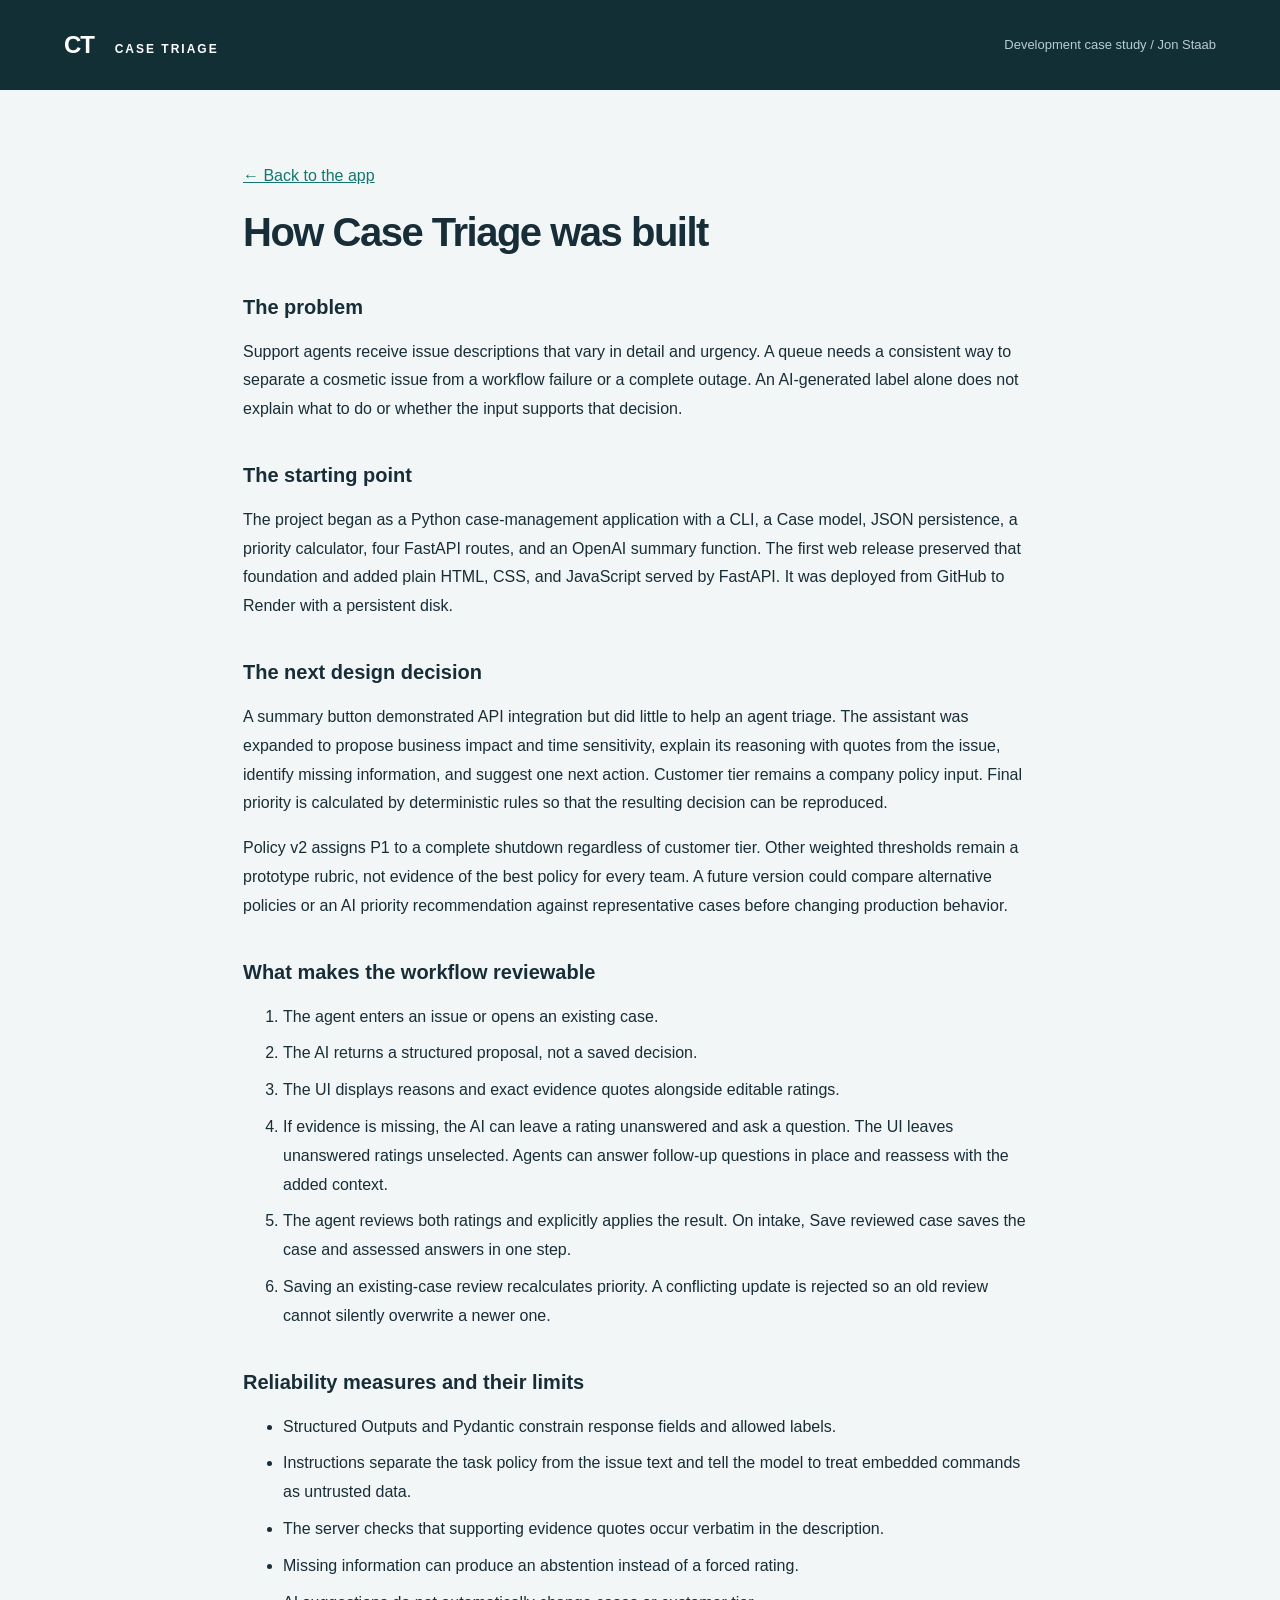
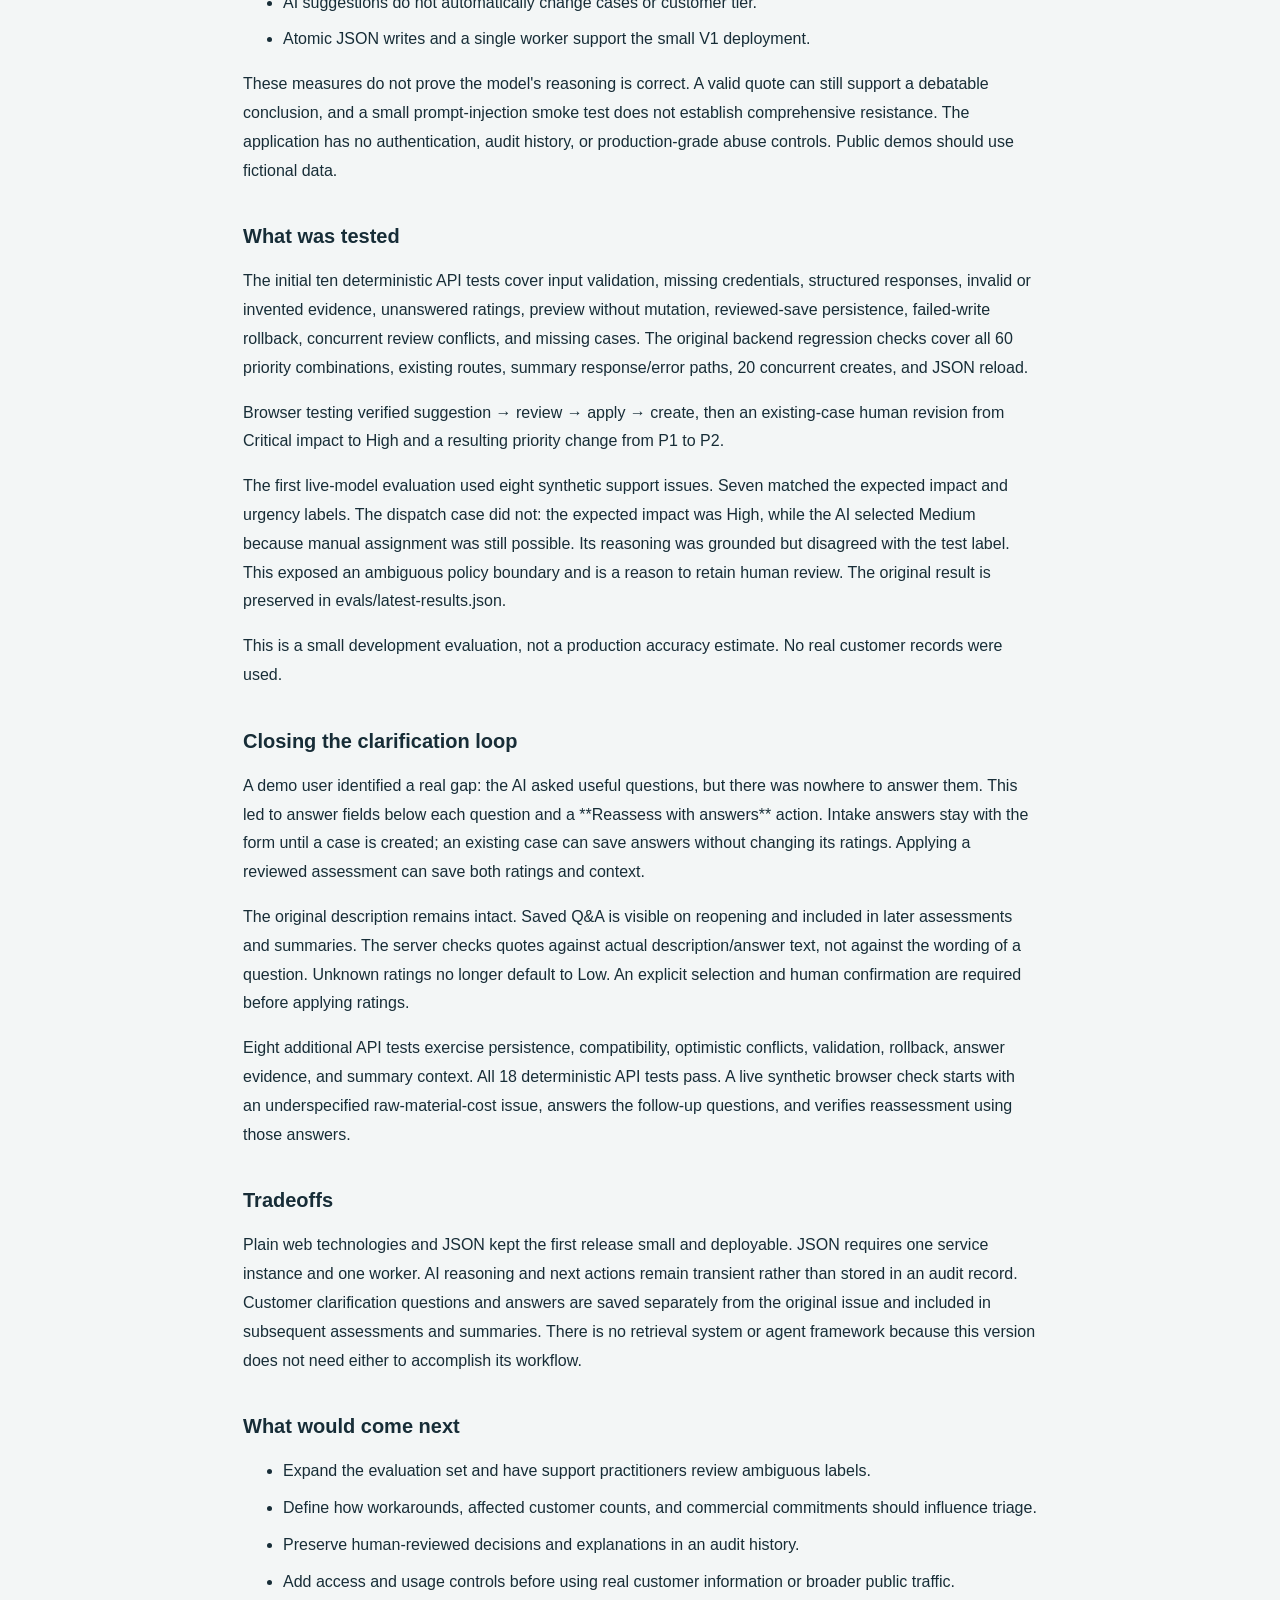
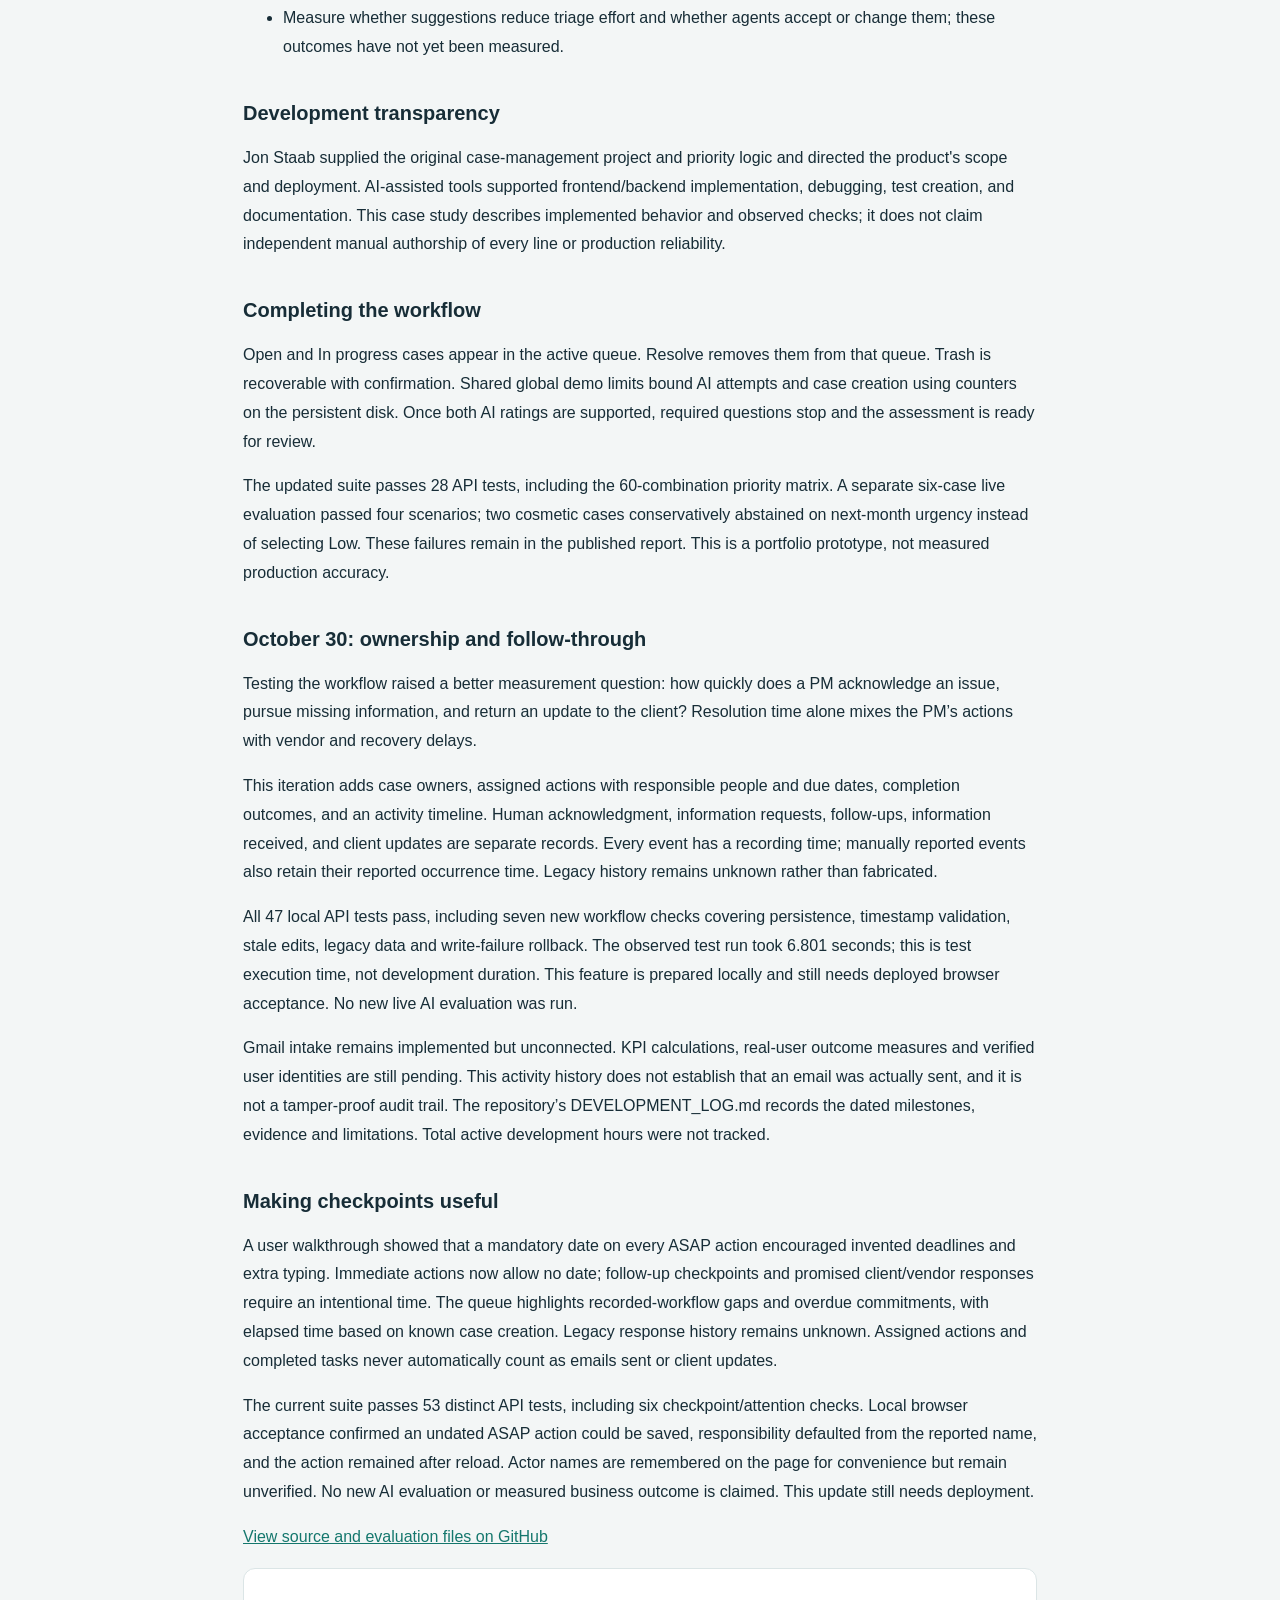
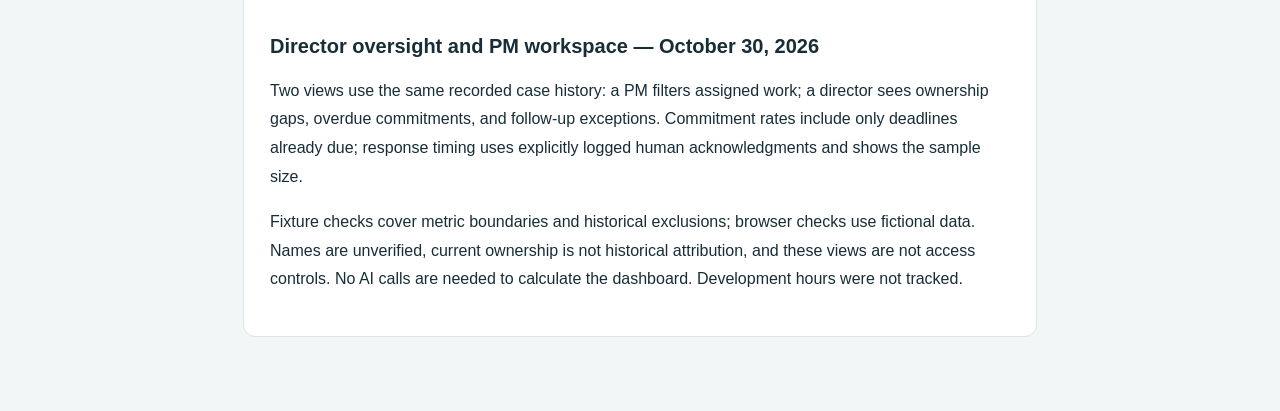
<file: static/case-study.html>
<!doctype html><html lang="en"><head><meta charset="utf-8"><meta name="viewport" content="width=device-width, initial-scale=1"><title>How Case Triage was built | Jon Staab</title><link rel="stylesheet" href="/static/style.css"><style>.case-study{max-width:850px;margin:32px auto}.case-study h1{margin:20px 0 28px}.case-study h2{margin:36px 0 12px}.case-study p,.case-study li{line-height:1.8}.case-study li{margin:8px 0}.case-study a{color:#14776d}</style></head><body><header><div class="brand">CT <span>CASE TRIAGE</span></div><p>Development case study / Jon Staab</p></header><main class="case-study"><a href="/">← Back to the app</a><article><h1>How Case Triage was built</h1><h2>The problem</h2><p>Support agents receive issue descriptions that vary in detail and urgency. A queue needs a consistent way to separate a cosmetic issue from a workflow failure or a complete outage. An AI-generated label alone does not explain what to do or whether the input supports that decision.</p><h2>The starting point</h2><p>The project began as a Python case-management application with a CLI, a Case model, JSON persistence, a priority calculator, four FastAPI routes, and an OpenAI summary function. The first web release preserved that foundation and added plain HTML, CSS, and JavaScript served by FastAPI. It was deployed from GitHub to Render with a persistent disk.</p><h2>The next design decision</h2><p>A summary button demonstrated API integration but did little to help an agent triage. The assistant was expanded to propose business impact and time sensitivity, explain its reasoning with quotes from the issue, identify missing information, and suggest one next action. Customer tier remains a company policy input. Final priority is calculated by deterministic rules so that the resulting decision can be reproduced.</p><p>Policy v2 assigns P1 to a complete shutdown regardless of customer tier. Other weighted thresholds remain a prototype rubric, not evidence of the best policy for every team. A future version could compare alternative policies or an AI priority recommendation against representative cases before changing production behavior.</p><h2>What makes the workflow reviewable</h2><ol><li>The agent enters an issue or opens an existing case.</li><li>The AI returns a structured proposal, not a saved decision.</li><li>The UI displays reasons and exact evidence quotes alongside editable ratings.</li><li>If evidence is missing, the AI can leave a rating unanswered and ask a question. The UI leaves unanswered ratings unselected. Agents can answer follow-up questions in place and reassess with the added context.</li><li>The agent reviews both ratings and explicitly applies the result. On intake, Save reviewed case saves the case and assessed answers in one step.</li><li>Saving an existing-case review recalculates priority. A conflicting update is rejected so an old review cannot silently overwrite a newer one.</li></ol><h2>Reliability measures and their limits</h2><ul><li>Structured Outputs and Pydantic constrain response fields and allowed labels.</li><li>Instructions separate the task policy from the issue text and tell the model to treat embedded commands as untrusted data.</li><li>The server checks that supporting evidence quotes occur verbatim in the description.</li><li>Missing information can produce an abstention instead of a forced rating.</li><li>AI suggestions do not automatically change cases or customer tier.</li><li>Atomic JSON writes and a single worker support the small V1 deployment.</li></ul><p>These measures do not prove the model&#x27;s reasoning is correct. A valid quote can still support a debatable conclusion, and a small prompt-injection smoke test does not establish comprehensive resistance. The application has no authentication, audit history, or production-grade abuse controls. Public demos should use fictional data.</p><h2>What was tested</h2><p>The initial ten deterministic API tests cover input validation, missing credentials, structured responses, invalid or invented evidence, unanswered ratings, preview without mutation, reviewed-save persistence, failed-write rollback, concurrent review conflicts, and missing cases. The original backend regression checks cover all 60 priority combinations, existing routes, summary response/error paths, 20 concurrent creates, and JSON reload.</p><p>Browser testing verified suggestion → review → apply → create, then an existing-case human revision from Critical impact to High and a resulting priority change from P1 to P2.</p><p>The first live-model evaluation used eight synthetic support issues. Seven matched the expected impact and urgency labels. The dispatch case did not: the expected impact was High, while the AI selected Medium because manual assignment was still possible. Its reasoning was grounded but disagreed with the test label. This exposed an ambiguous policy boundary and is a reason to retain human review. The original result is preserved in evals/latest-results.json.</p><p>This is a small development evaluation, not a production accuracy estimate. No real customer records were used.</p><h2>Closing the clarification loop</h2><p>A demo user identified a real gap: the AI asked useful questions, but there was nowhere to answer them. This led to answer fields below each question and a **Reassess with answers** action. Intake answers stay with the form until a case is created; an existing case can save answers without changing its ratings. Applying a reviewed assessment can save both ratings and context.</p><p>The original description remains intact. Saved Q&amp;A is visible on reopening and included in later assessments and summaries. The server checks quotes against actual description/answer text, not against the wording of a question. Unknown ratings no longer default to Low. An explicit selection and human confirmation are required before applying ratings.</p><p>Eight additional API tests exercise persistence, compatibility, optimistic conflicts, validation, rollback, answer evidence, and summary context. All 18 deterministic API tests pass. A live synthetic browser check starts with an underspecified raw-material-cost issue, answers the follow-up questions, and verifies reassessment using those answers.</p><h2>Tradeoffs</h2><p>Plain web technologies and JSON kept the first release small and deployable. JSON requires one service instance and one worker. AI reasoning and next actions remain transient rather than stored in an audit record. Customer clarification questions and answers are saved separately from the original issue and included in subsequent assessments and summaries. There is no retrieval system or agent framework because this version does not need either to accomplish its workflow.</p><h2>What would come next</h2><ul><li>Expand the evaluation set and have support practitioners review ambiguous labels.</li><li>Define how workarounds, affected customer counts, and commercial commitments should influence triage.</li><li>Preserve human-reviewed decisions and explanations in an audit history.</li><li>Add access and usage controls before using real customer information or broader public traffic.</li><li>Measure whether suggestions reduce triage effort and whether agents accept or change them; these outcomes have not yet been measured.</li></ul><h2>Development transparency</h2><p>Jon Staab supplied the original case-management project and priority logic and directed the product&#x27;s scope and deployment. AI-assisted tools supported frontend/backend implementation, debugging, test creation, and documentation. This case study describes implemented behavior and observed checks; it does not claim independent manual authorship of every line or production reliability.</p><h2>Completing the workflow</h2><p>Open and In progress cases appear in the active queue. Resolve removes them from that queue. Trash is recoverable with confirmation. Shared global demo limits bound AI attempts and case creation using counters on the persistent disk. Once both AI ratings are supported, required questions stop and the assessment is ready for review.</p><p>The updated suite passes 28 API tests, including the 60-combination priority matrix. A separate six-case live evaluation passed four scenarios; two cosmetic cases conservatively abstained on next-month urgency instead of selecting Low. These failures remain in the published report. This is a portfolio prototype, not measured production accuracy.</p><h2>October 30: ownership and follow-through</h2><p>Testing the workflow raised a better measurement question: how quickly does a PM acknowledge an issue, pursue missing information, and return an update to the client? Resolution time alone mixes the PM’s actions with vendor and recovery delays.</p><p>This iteration adds case owners, assigned actions with responsible people and due dates, completion outcomes, and an activity timeline. Human acknowledgment, information requests, follow-ups, information received, and client updates are separate records. Every event has a recording time; manually reported events also retain their reported occurrence time. Legacy history remains unknown rather than fabricated.</p><p>All 47 local API tests pass, including seven new workflow checks covering persistence, timestamp validation, stale edits, legacy data and write-failure rollback. The observed test run took 6.801 seconds; this is test execution time, not development duration. This feature is prepared locally and still needs deployed browser acceptance. No new live AI evaluation was run.</p><p>Gmail intake remains implemented but unconnected. KPI calculations, real-user outcome measures and verified user identities are still pending. This activity history does not establish that an email was actually sent, and it is not a tamper-proof audit trail. The repository’s DEVELOPMENT_LOG.md records the dated milestones, evidence and limitations. Total active development hours were not tracked.</p><h2>Making checkpoints useful</h2><p>A user walkthrough showed that a mandatory date on every ASAP action encouraged invented deadlines and extra typing. Immediate actions now allow no date; follow-up checkpoints and promised client/vendor responses require an intentional time. The queue highlights recorded-workflow gaps and overdue commitments, with elapsed time based on known case creation. Legacy response history remains unknown. Assigned actions and completed tasks never automatically count as emails sent or client updates.</p><p>The current suite passes 53 distinct API tests, including six checkpoint/attention checks. Local browser acceptance confirmed an undated ASAP action could be saved, responsibility defaulted from the reported name, and the action remained after reload. Actor names are remembered on the page for convenience but remain unverified. No new AI evaluation or measured business outcome is claimed. This update still needs deployment.</p></article><p><a href="https://github.com/JonStaab/case-triage">View source and evaluation files on GitHub</a></p><section class="panel"><h2>Director oversight and PM workspace — October 30, 2026</h2><p>Two views use the same recorded case history: a PM filters assigned work; a director sees ownership gaps, overdue commitments, and follow-up exceptions. Commitment rates include only deadlines already due; response timing uses explicitly logged human acknowledgments and shows the sample size.</p><p>Fixture checks cover metric boundaries and historical exclusions; browser checks use fictional data. Names are unverified, current ownership is not historical attribution, and these views are not access controls. No AI calls are needed to calculate the dashboard. Development hours were not tracked.</p></section></main></body></html>
</file>
<file: static/style.css>
:root{font-family:Inter,Segoe UI,Arial,sans-serif;color:#172d37;background:#f3f6f6;line-height:1.5}*{box-sizing:border-box}body{margin:0}header{padding:22px max(5%,calc((100vw - 1280px)/2));background:#122f36;color:#fff;display:flex;align-items:center;justify-content:space-between}.brand{font-size:24px;font-weight:750;letter-spacing:-1px}.brand span{font-size:12px;letter-spacing:2px;margin-left:15px}header p{font-size:13px;color:#b8cdd0}main{max-width:1280px;margin:auto;padding:42px 28px}.intro{display:flex;align-items:center;justify-content:space-between;gap:20px;margin-bottom:30px}h1{font-size:clamp(28px,4vw,40px);letter-spacing:-1.5px;line-height:1.2;margin:8px 0 14px}h2{font-size:20px;margin:0 0 16px}.intro p,.muted{color:#62767e}.eyebrow{font-size:11px;font-weight:700;letter-spacing:2px;color:#14766d!important}.workspace{display:grid;grid-template-columns:1fr 1fr;gap:22px}.panel{padding:26px;border:1px solid #dbe5e6;background:white;border-radius:12px;min-width:0}.create{grid-column:1/-1}.section-head{display:flex;align-items:center;justify-content:space-between;gap:10px}.section-head h2{margin:0}#count{font-size:13px;color:#62767e}.muted{font-size:13px}.button,button{display:inline-block;background:#14776d;color:white;border:0;padding:12px 18px;border-radius:7px;font:inherit;font-weight:600;font-size:14px;text-decoration:none;cursor:pointer}.secondary{color:#185d58;background:#edf5f4;padding:8px 12px}button:disabled{opacity:.55;cursor:wait}button:focus-visible,a:focus-visible{outline:3px solid #e7ad49;outline-offset:3px}.case-row{display:block;text-align:left;width:100%;background:#fff;color:inherit;border:1px solid #dce5e7;margin:10px 0;padding:16px;font-weight:400}.case-row:hover,.case-row[aria-pressed=true]{background:#f0f7f6;border-color:#14776d}.case-top{display:flex;justify-content:space-between;gap:10px}.case-row small{display:block;color:#667c83;margin-top:7px;overflow-wrap:anywhere}.badge{display:inline-block;padding:3px 9px;border-radius:5px;font-size:12px;font-weight:700;white-space:nowrap;background:#edf2f5;color:#47616c}.P1{background:#fee4e2;color:#a42721}.P2{background:#fff0da;color:#99570a}.P3{background:#e5efff;color:#275cac}.P4{background:#e3f3eb;color:#276848}label{display:block;font-size:13px;font-weight:600;margin:16px 0}input,textarea,select{display:block;width:100%;border:1px solid #bdcdcf;border-radius:6px;font:inherit;padding:11px;margin-top:7px;background:#fff;color:#172d37}input:focus,textarea:focus,select:focus{outline:2px solid #14776d}.fields{display:grid;grid-template-columns:repeat(3,1fr);gap:18px}#message{padding:14px 18px;margin-bottom:20px;border-radius:8px;background:#e0f2e9;color:#215b43}#message.error{background:#fee9e7;color:#932c28}.description{white-space:pre-wrap;overflow-wrap:anywhere}dl{display:grid;grid-template-columns:1fr 1fr;font-size:13px;gap:8px}dt{color:#62767e}dd{margin:0;font-weight:600}#detail h3{margin-top:24px}#detail small{overflow-wrap:anywhere;color:#62767e}.summary{border-left:3px solid #14776d;padding:12px 16px;background:#f0f7f6;white-space:pre-wrap}footer{display:flex;justify-content:space-between;color:#71858c;font-size:12px;margin-top:28px;gap:20px}@media(max-width:760px){header p{display:none}.workspace{grid-template-columns:1fr}.fields{grid-template-columns:1fr;gap:0}.intro{align-items:flex-start;flex-direction:column}main{padding:28px 16px}.panel{padding:20px}footer{flex-direction:column}}

.triage-review{margin:18px 0;padding:18px;border:1px solid #b4d5cf;border-radius:8px;background:#f5faf9;overflow-wrap:anywhere}.triage-review h4{margin:18px 0 6px}.triage-review p{margin:8px 0}.triage-review blockquote{margin:10px 0;padding:8px 12px;border-left:3px solid #7faea5;color:#3d6266;white-space:pre-wrap}.review-fields{display:grid;grid-template-columns:1fr 1fr;gap:14px}.review-confirm{display:flex;align-items:flex-start;gap:10px;font-weight:400}.review-confirm input{width:18px;min-width:18px;margin:3px 0}.intake-ai{border-top:1px solid #dbe5e6;margin:24px 0;padding-top:12px}.intake-ai h3{margin-bottom:8px}@media(max-width:760px){.review-fields{grid-template-columns:1fr;gap:0}}

.clarification-entry{padding:10px 0;border-bottom:1px solid #dbe5e6}.clarification-entry p{margin:6px 0}.clarification-actions{display:flex;flex-wrap:wrap;gap:10px;margin:20px 0}

dialog{max-width:520px;border:1px solid #bdd4d3;border-radius:12px;padding:2rem}dialog::backdrop{background:#15323888}dialog button{margin-right:1rem}details{margin:1rem 0}#demo-banner{padding:1rem;border:1px solid #bdd4d3;border-radius:8px}

[hidden]{display:none!important}.workspace-switch,#director-dashboard{margin-bottom:22px}.metric-grid{display:grid;grid-template-columns:repeat(3,1fr);gap:12px}.metric{background:#f0f7f6;border-radius:8px;padding:16px}.metric strong{display:block;font-size:28px}.metric span{font-size:13px}.table-scroll{overflow-x:auto}table{border-collapse:collapse;width:100%;text-align:left}th,td{padding:12px;border-bottom:1px solid #dbe5e6;font-size:13px}@media(max-width:760px){.metric-grid{grid-template-columns:repeat(2,1fr)}}
</file>
